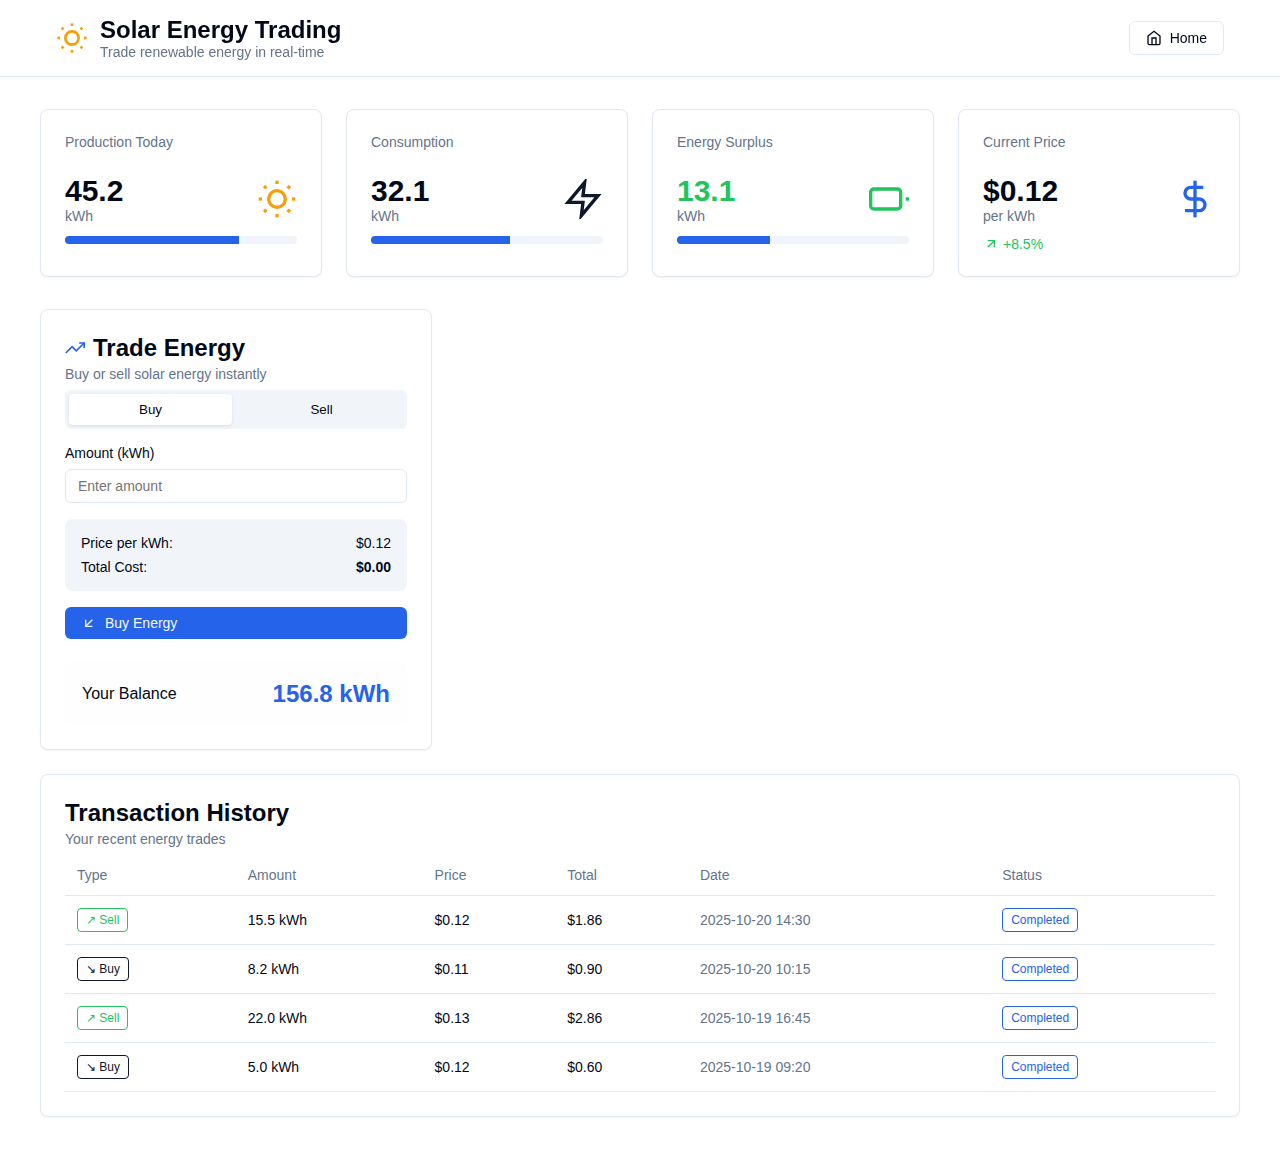
<file: solar-trading.html>
<!DOCTYPE html>
<html lang="en">
<head>
    <meta charset="UTF-8">
    <meta name="viewport" content="width=device-width, initial-scale=1.0">
    <title>Solar Energy Trading Dashboard</title>
    <link rel="stylesheet" href="solar-trading.css">
</head>
<body>
    <!-- Header -->
    <header class="header">
        <div class="container">
            <div class="header-content">
                <div class="header-left">
                    <svg class="sun-icon" xmlns="http://www.w3.org/2000/svg" viewBox="0 0 24 24" fill="none" stroke="currentColor" stroke-width="2">
                        <circle cx="12" cy="12" r="5"/>
                        <line x1="12" y1="1" x2="12" y2="3"/>
                        <line x1="12" y1="21" x2="12" y2="23"/>
                        <line x1="4.22" y1="4.22" x2="5.64" y2="5.64"/>
                        <line x1="18.36" y1="18.36" x2="19.78" y2="19.78"/>
                        <line x1="1" y1="12" x2="3" y2="12"/>
                        <line x1="21" y1="12" x2="23" y2="12"/>
                        <line x1="4.22" y1="19.78" x2="5.64" y2="18.36"/>
                        <line x1="18.36" y1="5.64" x2="19.78" y2="4.22"/>
                    </svg>
                    <div>
                        <h1>Solar Energy Trading</h1>
                        <p class="subtitle">Trade renewable energy in real-time</p>
                    </div>
                </div>
                <button class="btn-outline" onclick="window.location.href='/'">
                    <svg class="icon-sm" xmlns="http://www.w3.org/2000/svg" viewBox="0 0 24 24" fill="none" stroke="currentColor" stroke-width="2">
                        <path d="M3 9l9-7 9 7v11a2 2 0 0 1-2 2H5a2 2 0 0 1-2-2z"/>
                        <polyline points="9 22 9 12 15 12 15 22"/>
                    </svg>
                    Home
                </button>
            </div>
        </div>
    </header>

    <div class="container main-content">
        <!-- Energy Metrics -->
        <div class="metrics-grid">
            <div class="card">
                <div class="card-header">
                    <h3 class="card-title-sm">Production Today</h3>
                </div>
                <div class="card-content">
                    <div class="metric-row">
                        <div>
                            <p class="metric-value" id="production">45.2</p>
                            <p class="metric-unit">kWh</p>
                        </div>
                        <svg class="icon-lg sun-color" xmlns="http://www.w3.org/2000/svg" viewBox="0 0 24 24" fill="none" stroke="currentColor" stroke-width="2">
                            <circle cx="12" cy="12" r="5"/>
                            <line x1="12" y1="1" x2="12" y2="3"/>
                            <line x1="12" y1="21" x2="12" y2="23"/>
                            <line x1="4.22" y1="4.22" x2="5.64" y2="5.64"/>
                            <line x1="18.36" y1="18.36" x2="19.78" y2="19.78"/>
                            <line x1="1" y1="12" x2="3" y2="12"/>
                            <line x1="21" y1="12" x2="23" y2="12"/>
                            <line x1="4.22" y1="19.78" x2="5.64" y2="18.36"/>
                            <line x1="18.36" y1="5.64" x2="19.78" y2="4.22"/>
                        </svg>
                    </div>
                    <div class="progress-bar">
                        <div class="progress-fill" style="width: 75%"></div>
                    </div>
                </div>
            </div>

            <div class="card">
                <div class="card-header">
                    <h3 class="card-title-sm">Consumption</h3>
                </div>
                <div class="card-content">
                    <div class="metric-row">
                        <div>
                            <p class="metric-value" id="consumption">32.1</p>
                            <p class="metric-unit">kWh</p>
                        </div>
                        <svg class="icon-lg zap-color" xmlns="http://www.w3.org/2000/svg" viewBox="0 0 24 24" fill="none" stroke="currentColor" stroke-width="2">
                            <polygon points="13 2 3 14 12 14 11 22 21 10 12 10 13 2"/>
                        </svg>
                    </div>
                    <div class="progress-bar">
                        <div class="progress-fill" style="width: 60%"></div>
                    </div>
                </div>
            </div>

            <div class="card">
                <div class="card-header">
                    <h3 class="card-title-sm">Energy Surplus</h3>
                </div>
                <div class="card-content">
                    <div class="metric-row">
                        <div>
                            <p class="metric-value safe-color" id="surplus">13.1</p>
                            <p class="metric-unit">kWh</p>
                        </div>
                        <svg class="icon-lg safe-color" xmlns="http://www.w3.org/2000/svg" viewBox="0 0 24 24" fill="none" stroke="currentColor" stroke-width="2">
                            <rect x="1" y="6" width="18" height="12" rx="2" ry="2"/>
                            <line x1="23" y1="13" x2="23" y2="11"/>
                        </svg>
                    </div>
                    <div class="progress-bar">
                        <div class="progress-fill" style="width: 40%"></div>
                    </div>
                </div>
            </div>

            <div class="card">
                <div class="card-header">
                    <h3 class="card-title-sm">Current Price</h3>
                </div>
                <div class="card-content">
                    <div class="metric-row">
                        <div>
                            <p class="metric-value" id="price">$0.12</p>
                            <p class="metric-unit">per kWh</p>
                        </div>
                        <svg class="icon-lg primary-color" xmlns="http://www.w3.org/2000/svg" viewBox="0 0 24 24" fill="none" stroke="currentColor" stroke-width="2">
                            <line x1="12" y1="1" x2="12" y2="23"/>
                            <path d="M17 5H9.5a3.5 3.5 0 0 0 0 7h5a3.5 3.5 0 0 1 0 7H6"/>
                        </svg>
                    </div>
                    <div class="price-change">
                        <svg class="icon-sm safe-color" xmlns="http://www.w3.org/2000/svg" viewBox="0 0 24 24" fill="none" stroke="currentColor" stroke-width="2">
                            <line x1="7" y1="17" x2="17" y2="7"/>
                            <polyline points="7 7 17 7 17 17"/>
                        </svg>
                        <span class="safe-color">+8.5%</span>
                    </div>
                </div>
            </div>
        </div>

        <!-- Trading Section -->
        <div class="trading-grid">
            <!-- Trading Interface -->
            <div class="card">
                <div class="card-header">
                    <h3 class="card-title">
                        <svg class="icon-md primary-color" xmlns="http://www.w3.org/2000/svg" viewBox="0 0 24 24" fill="none" stroke="currentColor" stroke-width="2">
                            <polyline points="23 6 13.5 15.5 8.5 10.5 1 18"/>
                            <polyline points="17 6 23 6 23 12"/>
                        </svg>
                        Trade Energy
                    </h3>
                    <p class="card-description">Buy or sell solar energy instantly</p>
                </div>
                <div class="card-content">
                    <!-- Tabs -->
                    <div class="tabs">
                        <button class="tab-btn active" onclick="switchTab('buy')">Buy</button>
                        <button class="tab-btn" onclick="switchTab('sell')">Sell</button>
                    </div>

                    <!-- Buy Tab -->
                    <div id="buy-tab" class="tab-content active">
                        <div class="form-group">
                            <label for="buy-amount">Amount (kWh)</label>
                            <input type="number" id="buy-amount" placeholder="Enter amount" oninput="updateBuyTotal()">
                        </div>
                        <div class="summary-box">
                            <div class="summary-row">
                                <span>Price per kWh:</span>
                                <span class="font-medium">$0.12</span>
                            </div>
                            <div class="summary-row">
                                <span>Total Cost:</span>
                                <span class="font-bold" id="buy-total">$0.00</span>
                            </div>
                        </div>
                        <button class="btn-primary w-full" onclick="handleBuy()">
                            <svg class="icon-sm" xmlns="http://www.w3.org/2000/svg" viewBox="0 0 24 24" fill="none" stroke="currentColor" stroke-width="2">
                                <line x1="17" y1="7" x2="7" y2="17"/>
                                <polyline points="17 17 7 17 7 7"/>
                            </svg>
                            Buy Energy
                        </button>
                    </div>

                    <!-- Sell Tab -->
                    <div id="sell-tab" class="tab-content">
                        <div class="form-group">
                            <label for="sell-amount">Amount (kWh)</label>
                            <input type="number" id="sell-amount" placeholder="Enter amount" max="13.1" oninput="updateSellTotal()">
                            <p class="helper-text">Available: 13.1 kWh</p>
                        </div>
                        <div class="summary-box">
                            <div class="summary-row">
                                <span>Price per kWh:</span>
                                <span class="font-medium">$0.12</span>
                            </div>
                            <div class="summary-row">
                                <span>Total Revenue:</span>
                                <span class="font-bold safe-color" id="sell-total">$0.00</span>
                            </div>
                        </div>
                        <button class="btn-primary w-full" onclick="handleSell()">
                            <svg class="icon-sm" xmlns="http://www.w3.org/2000/svg" viewBox="0 0 24 24" fill="none" stroke="currentColor" stroke-width="2">
                                <line x1="7" y1="17" x2="17" y2="7"/>
                                <polyline points="7 7 17 7 17 17"/>
                            </svg>
                            Sell Energy
                        </button>
                    </div>

                    <div class="balance-box">
                        <span>Your Balance</span>
                        <span class="balance-value" id="balance">156.8 kWh</span>
                    </div>
                </div>
            </div>

            <!-- Transaction History -->
            <div class="card card-wide">
                <div class="card-header">
                    <h3 class="card-title">Transaction History</h3>
                    <p class="card-description">Your recent energy trades</p>
                </div>
                <div class="card-content">
                    <div class="table-container">
                        <table class="transaction-table">
                            <thead>
                                <tr>
                                    <th>Type</th>
                                    <th>Amount</th>
                                    <th>Price</th>
                                    <th>Total</th>
                                    <th>Date</th>
                                    <th>Status</th>
                                </tr>
                            </thead>
                            <tbody id="transactions">
                                <tr>
                                    <td><span class="badge badge-sell">↗ Sell</span></td>
                                    <td>15.5 kWh</td>
                                    <td>$0.12</td>
                                    <td class="font-medium">$1.86</td>
                                    <td class="text-muted">2025-10-20 14:30</td>
                                    <td><span class="badge badge-completed">Completed</span></td>
                                </tr>
                                <tr>
                                    <td><span class="badge badge-buy">↘ Buy</span></td>
                                    <td>8.2 kWh</td>
                                    <td>$0.11</td>
                                    <td class="font-medium">$0.90</td>
                                    <td class="text-muted">2025-10-20 10:15</td>
                                    <td><span class="badge badge-completed">Completed</span></td>
                                </tr>
                                <tr>
                                    <td><span class="badge badge-sell">↗ Sell</span></td>
                                    <td>22.0 kWh</td>
                                    <td>$0.13</td>
                                    <td class="font-medium">$2.86</td>
                                    <td class="text-muted">2025-10-19 16:45</td>
                                    <td><span class="badge badge-completed">Completed</span></td>
                                </tr>
                                <tr>
                                    <td><span class="badge badge-buy">↘ Buy</span></td>
                                    <td>5.0 kWh</td>
                                    <td>$0.12</td>
                                    <td class="font-medium">$0.60</td>
                                    <td class="text-muted">2025-10-19 09:20</td>
                                    <td><span class="badge badge-completed">Completed</span></td>
                                </tr>
                            </tbody>
                        </table>
                    </div>
                </div>
            </div>
        </div>
    </div>

    <script src="solar-trading.js"></script>
</body>
</html>
</file>
<file: solar-trading.css>
* {
    margin: 0;
    padding: 0;
    box-sizing: border-box;
}

:root {
    --background: 0 0% 100%;
    --foreground: 222.2 84% 4.9%;
    --card: 0 0% 100%;
    --card-foreground: 222.2 84% 4.9%;
    --primary: 221.2 83.2% 53.3%;
    --primary-foreground: 210 40% 98%;
    --secondary: 210 40% 96.1%;
    --secondary-foreground: 222.2 47.4% 11.2%;
    --muted: 210 40% 96.1%;
    --muted-foreground: 215.4 16.3% 46.9%;
    --accent: 210 40% 96.1%;
    --border: 214.3 31.8% 91.4%;
    --warning: 38 92% 50%;
    --safe: 142 71% 45%;
}

@media (prefers-color-scheme: dark) {
    :root {
        --background: 222.2 84% 4.9%;
        --foreground: 210 40% 98%;
        --card: 222.2 84% 4.9%;
        --card-foreground: 210 40% 98%;
        --primary: 217.2 91.2% 59.8%;
        --secondary: 217.2 32.6% 17.5%;
        --muted: 217.2 32.6% 17.5%;
        --muted-foreground: 215 20.2% 65.1%;
        --accent: 217.2 32.6% 17.5%;
        --border: 217.2 32.6% 17.5%;
    }
}

body {
    font-family: -apple-system, BlinkMacSystemFont, 'Segoe UI', 'Roboto', 'Oxygen', 'Ubuntu', 'Cantarell', 'Fira Sans', 'Droid Sans', 'Helvetica Neue', sans-serif;
    background-color: hsl(var(--background));
    color: hsl(var(--foreground));
    min-height: 100vh;
}

.container {
    max-width: 1200px;
    margin: 0 auto;
    padding: 0 1rem;
}

/* Header */
.header {
    border-bottom: 1px solid hsl(var(--border));
    background-color: hsl(var(--card) / 0.5);
    backdrop-filter: blur(8px);
    position: sticky;
    top: 0;
    z-index: 50;
}

.header-content {
    display: flex;
    align-items: center;
    justify-content: space-between;
    padding: 1rem 0;
}

.header-left {
    display: flex;
    align-items: center;
    gap: 0.75rem;
}

.sun-icon {
    width: 2rem;
    height: 2rem;
    color: hsl(var(--warning));
}

.header h1 {
    font-size: 1.5rem;
    font-weight: bold;
}

.subtitle {
    font-size: 0.875rem;
    color: hsl(var(--muted-foreground));
}

/* Icons */
.icon-sm { width: 1rem; height: 1rem; }
.icon-md { width: 1.25rem; height: 1.25rem; }
.icon-lg { width: 2.5rem; height: 2.5rem; }

.sun-color { color: hsl(var(--warning)); }
.zap-color { color: hsl(var(--secondary-foreground)); }
.safe-color { color: hsl(var(--safe)); }
.primary-color { color: hsl(var(--primary)); }

/* Buttons */
.btn-outline, .btn-primary {
    display: inline-flex;
    align-items: center;
    gap: 0.5rem;
    padding: 0.5rem 1rem;
    border-radius: 0.375rem;
    font-size: 0.875rem;
    font-weight: 500;
    cursor: pointer;
    transition: all 0.2s;
    border: none;
}

.btn-outline {
    border: 1px solid hsl(var(--border));
    background: transparent;
    color: hsl(var(--foreground));
}

.btn-outline:hover {
    background: hsl(var(--accent));
}

.btn-primary {
    background: hsl(var(--primary));
    color: hsl(var(--primary-foreground));
}

.btn-primary:hover {
    opacity: 0.9;
}

.btn-primary:disabled {
    opacity: 0.5;
    cursor: not-allowed;
}

.w-full { width: 100%; }

/* Main Content */
.main-content {
    padding: 2rem 0;
}

/* Metrics Grid */
.metrics-grid {
    display: grid;
    grid-template-columns: repeat(auto-fit, minmax(250px, 1fr));
    gap: 1.5rem;
    margin-bottom: 2rem;
}

/* Cards */
.card {
    background: hsl(var(--card));
    border: 1px solid hsl(var(--border));
    border-radius: 0.5rem;
    box-shadow: 0 1px 2px 0 rgba(0, 0, 0, 0.05);
}

.card-header {
    padding: 1.5rem 1.5rem 0.5rem;
}

.card-title {
    font-size: 1.5rem;
    font-weight: 600;
    display: flex;
    align-items: center;
    gap: 0.5rem;
}

.card-title-sm {
    font-size: 0.875rem;
    font-weight: 500;
    color: hsl(var(--muted-foreground));
}

.card-description {
    font-size: 0.875rem;
    color: hsl(var(--muted-foreground));
    margin-top: 0.25rem;
}

.card-content {
    padding: 1.5rem;
    padding-top: 0;
}

/* Metrics */
.metric-row {
    display: flex;
    align-items: center;
    justify-content: space-between;
    margin-top: 1rem;
}

.metric-value {
    font-size: 1.875rem;
    font-weight: bold;
}

.metric-unit {
    font-size: 0.875rem;
    color: hsl(var(--muted-foreground));
}

.progress-bar {
    width: 100%;
    height: 0.5rem;
    background: hsl(var(--secondary));
    border-radius: 9999px;
    margin-top: 0.75rem;
    overflow: hidden;
}

.progress-fill {
    height: 100%;
    background: hsl(var(--primary));
    transition: width 0.3s;
}

.price-change {
    display: flex;
    align-items: center;
    gap: 0.25rem;
    margin-top: 0.75rem;
    font-size: 0.875rem;
    font-weight: 500;
}

/* Trading Grid */
.trading-grid {
    display: grid;
    grid-template-columns: 1fr;
    gap: 1.5rem;
}

@media (min-width: 1024px) {
    .trading-grid {
        grid-template-columns: 1fr 2fr;
    }
    .card-wide {
        grid-column: span 2;
    }
}

/* Tabs */
.tabs {
    display: grid;
    grid-template-columns: 1fr 1fr;
    gap: 0.5rem;
    margin-bottom: 1rem;
    background: hsl(var(--muted));
    padding: 0.25rem;
    border-radius: 0.375rem;
}

.tab-btn {
    padding: 0.5rem;
    border: none;
    background: transparent;
    color: hsl(var(--foreground));
    border-radius: 0.25rem;
    cursor: pointer;
    font-weight: 500;
    transition: all 0.2s;
}

.tab-btn.active {
    background: hsl(var(--background));
    box-shadow: 0 1px 3px 0 rgba(0, 0, 0, 0.1);
}

.tab-content {
    display: none;
}

.tab-content.active {
    display: block;
}

/* Forms */
.form-group {
    margin-bottom: 1rem;
}

label {
    display: block;
    font-size: 0.875rem;
    font-weight: 500;
    margin-bottom: 0.5rem;
}

input[type="number"] {
    width: 100%;
    padding: 0.5rem 0.75rem;
    border: 1px solid hsl(var(--border));
    border-radius: 0.375rem;
    background: hsl(var(--background));
    color: hsl(var(--foreground));
    font-size: 0.875rem;
}

input:focus {
    outline: none;
    border-color: hsl(var(--primary));
    box-shadow: 0 0 0 2px hsl(var(--primary) / 0.2);
}

.helper-text {
    font-size: 0.75rem;
    color: hsl(var(--muted-foreground));
    margin-top: 0.25rem;
}

/* Summary Box */
.summary-box {
    padding: 1rem;
    background: hsl(var(--muted));
    border-radius: 0.5rem;
    margin-bottom: 1rem;
}

.summary-row {
    display: flex;
    justify-content: space-between;
    font-size: 0.875rem;
    margin-bottom: 0.5rem;
}

.summary-row:last-child {
    margin-bottom: 0;
}

.font-medium { font-weight: 500; }
.font-bold { font-weight: 700; }

/* Balance Box */
.balance-box {
    margin-top: 1.5rem;
    padding: 1rem;
    background: hsl(var(--accent) / 0.1);
    border: 1px solid hsl(var(--accent) / 0.2);
    border-radius: 0.5rem;
    display: flex;
    align-items: center;
    justify-content: space-between;
}

.balance-value {
    font-size: 1.5rem;
    font-weight: bold;
    color: hsl(var(--primary));
}

/* Table */
.table-container {
    overflow-x: auto;
}

.transaction-table {
    width: 100%;
    border-collapse: collapse;
}

.transaction-table th,
.transaction-table td {
    padding: 0.75rem;
    text-align: left;
    border-bottom: 1px solid hsl(var(--border));
}

.transaction-table th {
    font-weight: 500;
    font-size: 0.875rem;
    color: hsl(var(--muted-foreground));
}

.transaction-table td {
    font-size: 0.875rem;
}

.text-muted {
    color: hsl(var(--muted-foreground));
}

/* Badges */
.badge {
    display: inline-flex;
    align-items: center;
    padding: 0.25rem 0.5rem;
    border-radius: 0.25rem;
    font-size: 0.75rem;
    font-weight: 500;
    border: 1px solid;
}

.badge-sell {
    border-color: hsl(var(--safe));
    color: hsl(var(--safe));
}

.badge-buy {
    border-color: hsl(var(--secondary-foreground));
    color: hsl(var(--secondary-foreground));
}

.badge-completed {
    border-color: hsl(var(--primary));
    color: hsl(var(--primary));
}

/* Responsive */
@media (max-width: 768px) {
    .metrics-grid {
        grid-template-columns: 1fr;
    }
    
    .header h1 {
        font-size: 1.25rem;
    }
    
    .metric-value {
        font-size: 1.5rem;
    }
}
</file>
